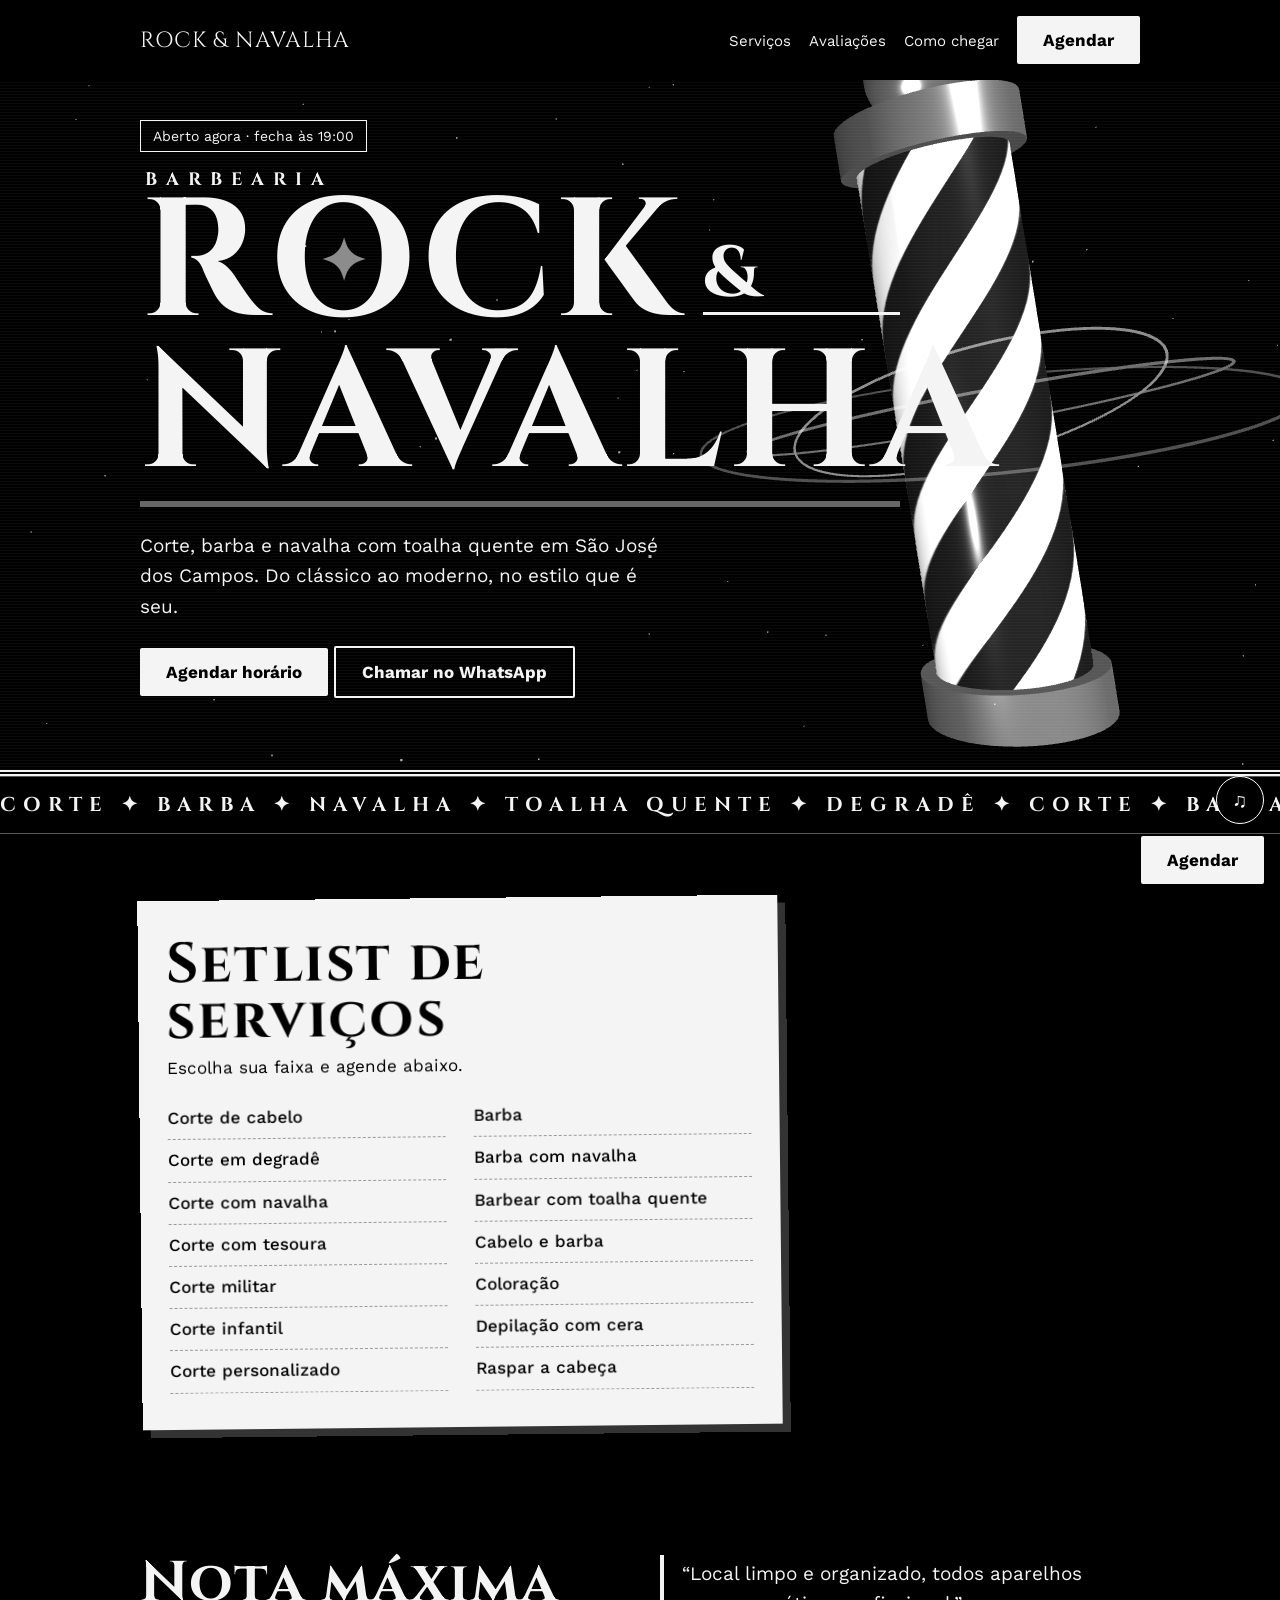
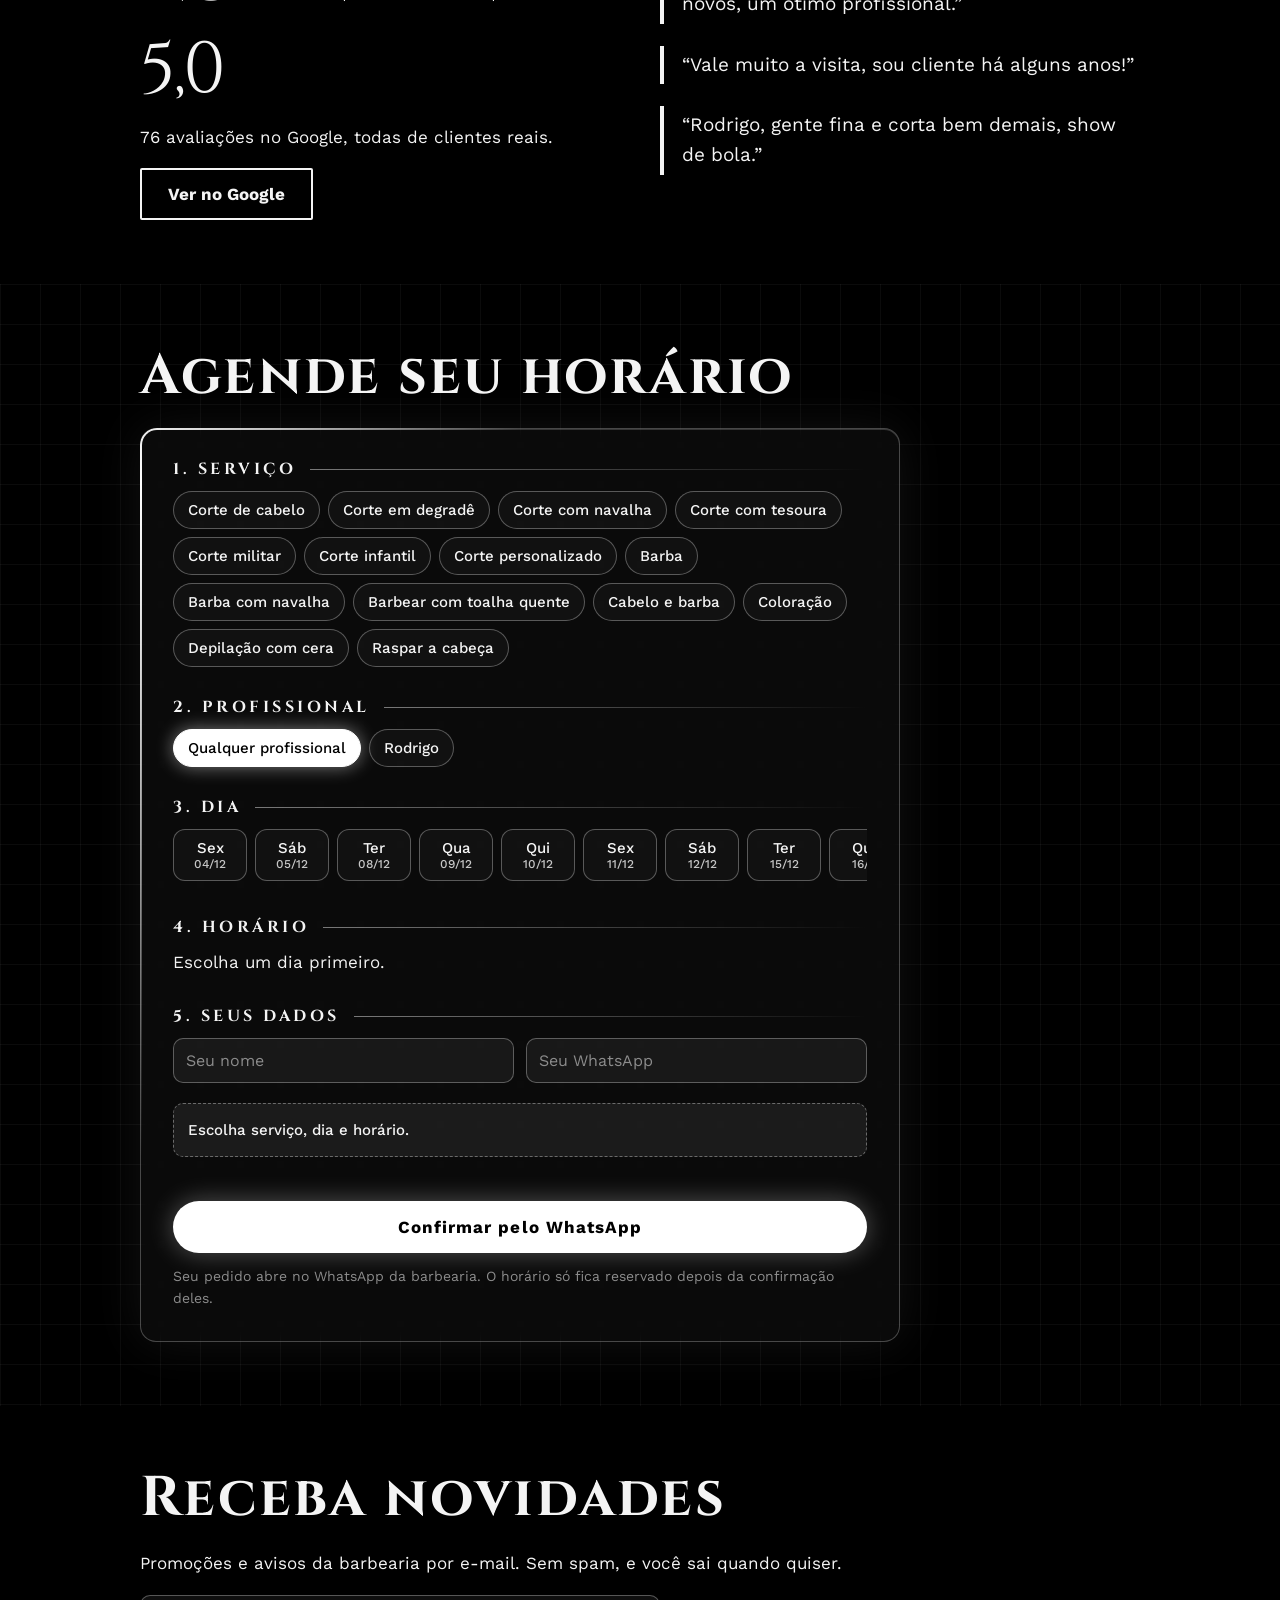
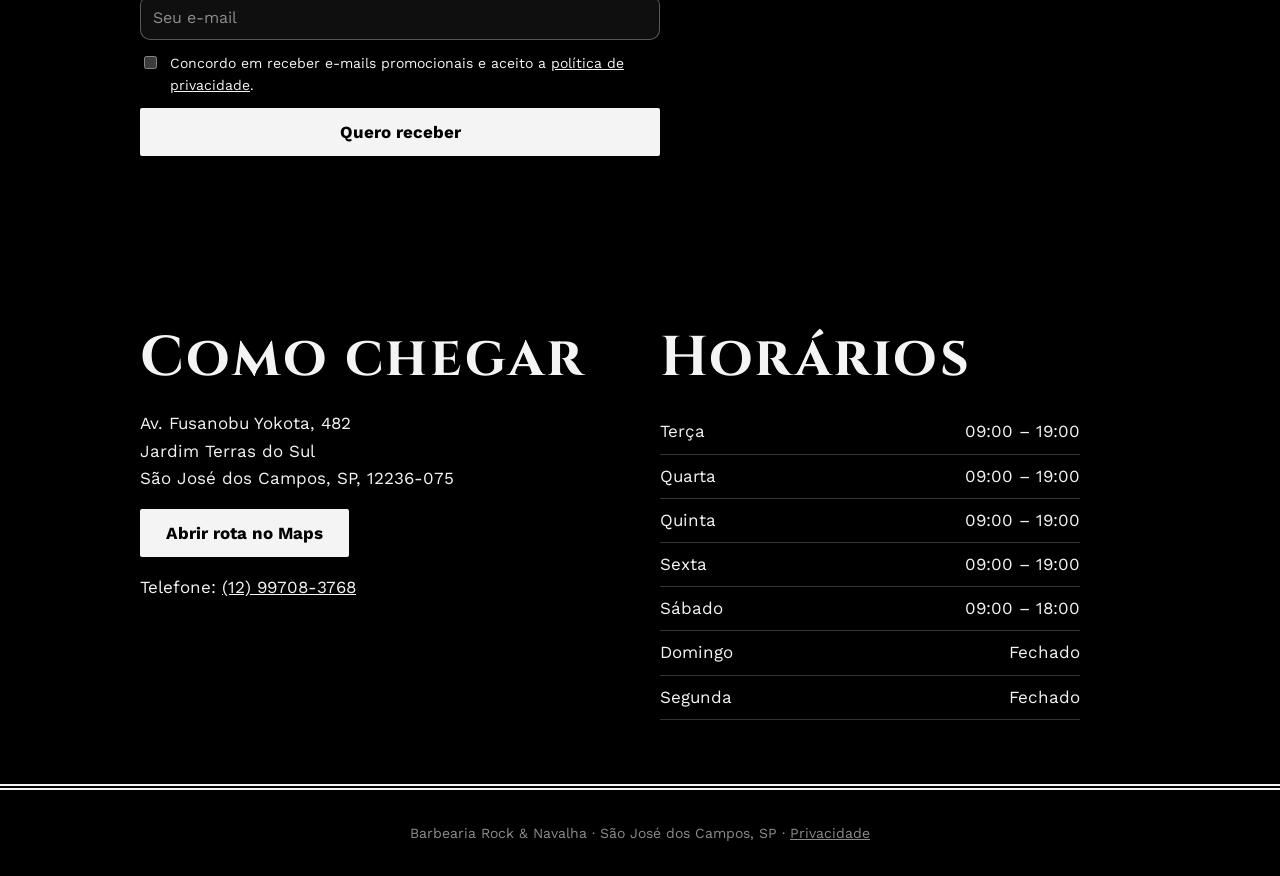
<file: index.html>
<!DOCTYPE html>
<html lang="pt-BR">
<head>
<meta charset="utf-8">
<meta name="viewport" content="width=device-width, initial-scale=1, viewport-fit=cover">
<title>Barbearia em São José dos Campos | Rock &amp; Navalha – Corte, Barba e Navalha</title>
<meta name="description" content="Barbearia Rock &amp; Navalha em São José dos Campos – SP: corte masculino, degradê, barba com navalha e toalha quente. Nota 5,0 no Google. Agende online.">
<meta name="robots" content="index,follow,max-image-preview:large">
<meta name="theme-color" content="#000000">
<meta name="geo.region" content="BR-SP"><meta name="geo.placename" content="São José dos Campos">
<link rel="canonical" href="https://miguelpellatiero.github.io/barbearia-rocknavalha/">
<meta property="og:type" content="website"><meta property="og:locale" content="pt_BR">
<meta property="og:site_name" content="Barbearia Rock &amp; Navalha">
<meta property="og:title" content="Barbearia em São José dos Campos | Rock &amp; Navalha – Corte, Barba e Navalha"><meta property="og:description" content="Barbearia Rock &amp; Navalha em São José dos Campos – SP: corte masculino, degradê, barba com navalha e toalha quente. Nota 5,0 no Google. Agende online.">
<meta property="og:url" content="https://miguelpellatiero.github.io/barbearia-rocknavalha/"><meta property="og:image" content="https://miguelpellatiero.github.io/barbearia-rocknavalha/assets/images/og-image.png">
<meta property="og:image:width" content="1200"><meta property="og:image:height" content="630">
<meta property="og:image:alt" content="Logo da Barbearia Rock &amp; Navalha">
<meta name="twitter:card" content="summary_large_image"><meta name="twitter:title" content="Barbearia em São José dos Campos | Rock &amp; Navalha – Corte, Barba e Navalha"><meta name="twitter:description" content="Barbearia Rock &amp; Navalha em São José dos Campos – SP: corte masculino, degradê, barba com navalha e toalha quente. Nota 5,0 no Google. Agende online."><meta name="twitter:image" content="https://miguelpellatiero.github.io/barbearia-rocknavalha/assets/images/og-image.png">
<link rel="icon" href="favicon.svg" type="image/svg+xml"><link rel="apple-touch-icon" href="assets/images/apple-touch-icon.png"><link rel="manifest" href="site.webmanifest">
<script type="application/ld+json">{"@context": "https://schema.org", "@type": "BarberShop", "@id": "https://miguelpellatiero.github.io/barbearia-rocknavalha/#barbearia", "name": "Barbearia Rock & Navalha", "url": "https://miguelpellatiero.github.io/barbearia-rocknavalha/", "image": "https://miguelpellatiero.github.io/barbearia-rocknavalha/assets/images/og-image.png", "logo": "https://miguelpellatiero.github.io/barbearia-rocknavalha/assets/images/icon-512.png", "telephone": "+5512997083768", "description": "Barbearia em São José dos Campos – SP com corte masculino, degradê, barba com navalha e toalha quente.", "address": {"@type": "PostalAddress", "streetAddress": "Av. Fusanobu Yokota, 482", "addressLocality": "São José dos Campos", "addressRegion": "SP", "postalCode": "12236-075", "addressCountry": "BR"}, "areaServed": "São José dos Campos", "aggregateRating": {"@type": "AggregateRating", "ratingValue": "5.0", "reviewCount": "76", "bestRating": "5"}, "openingHoursSpecification": [{"@type": "OpeningHoursSpecification", "dayOfWeek": ["Tuesday", "Wednesday", "Thursday", "Friday"], "opens": "09:00", "closes": "19:00"}, {"@type": "OpeningHoursSpecification", "dayOfWeek": "Saturday", "opens": "09:00", "closes": "18:00"}], "hasOfferCatalog": {"@type": "OfferCatalog", "name": "Serviços", "itemListElement": [{"@type": "Offer", "itemOffered": {"@type": "Service", "name": "Corte de cabelo"}}, {"@type": "Offer", "itemOffered": {"@type": "Service", "name": "Corte em degradê"}}, {"@type": "Offer", "itemOffered": {"@type": "Service", "name": "Corte com navalha"}}, {"@type": "Offer", "itemOffered": {"@type": "Service", "name": "Corte com tesoura"}}, {"@type": "Offer", "itemOffered": {"@type": "Service", "name": "Corte militar"}}, {"@type": "Offer", "itemOffered": {"@type": "Service", "name": "Corte infantil"}}, {"@type": "Offer", "itemOffered": {"@type": "Service", "name": "Corte personalizado"}}, {"@type": "Offer", "itemOffered": {"@type": "Service", "name": "Barba"}}, {"@type": "Offer", "itemOffered": {"@type": "Service", "name": "Barba com navalha"}}, {"@type": "Offer", "itemOffered": {"@type": "Service", "name": "Barbear com toalha quente"}}, {"@type": "Offer", "itemOffered": {"@type": "Service", "name": "Cabelo e barba"}}, {"@type": "Offer", "itemOffered": {"@type": "Service", "name": "Coloração"}}, {"@type": "Offer", "itemOffered": {"@type": "Service", "name": "Depilação com cera"}}, {"@type": "Offer", "itemOffered": {"@type": "Service", "name": "Raspar a cabeça"}}]}}</script>
<link rel="stylesheet" href="assets/css/fonts.css">
<link rel="stylesheet" href="assets/css/style.css">
</head>
<body>
<a class="skip" href="#conteudo">Pular para o conteúdo</a>
<div id="glow" aria-hidden="true"></div>
<header>
  <b>ROCK & NAVALHA</b>
  <nav><a href="#servicos">Serviços</a><a href="#avaliacoes">Avaliações</a><a href="#local">Como chegar</a><a class="btn" href="#agenda">Agendar</a></nav>
</header>

<main id="conteudo" tabindex="-1">
<section class="hero">
  <canvas id="gl" aria-hidden="true"></canvas>
  <div class="wrap">
    <noscript><p>Barbearia Rock &amp; Navalha · Av. Fusanobu Yokota, 482, São José dos Campos – SP · WhatsApp (12) 99708-3768</p></noscript>
    <div class="status" id="status">Verificando horário…</div>
    <h1 class="logo" aria-label="Barbearia Rock e Navalha">
      <span class="sm" style="display:block">Barbearia</span>
      <span class="row"><span class="big">R<span class="o">O</span>CK</span><span class="amp">&amp;<hr></span></span>
      <span class="row2"><span class="big">Navalha</span><span class="pole" aria-hidden="true"></span></span>
      <span class="bar" style="display:block"></span>
    </h1>
    <p>Corte, barba e navalha com toalha quente em São José dos Campos. Do clássico ao moderno, no estilo que é seu.</p>
    <a class="btn" href="#agenda">Agendar horário</a>
    <a class="btn ghost" href="https://wa.me/5512997083768" target="_blank" rel="noopener">Chamar no WhatsApp</a>
  </div>
</section>

<div class="ticker" aria-hidden="true"><div>Corte <b>✦</b> Barba <b>✦</b> Navalha <b>✦</b> Toalha quente <b>✦</b> Degradê <b>✦</b> Corte <b>✦</b> Barba <b>✦</b> Navalha <b>✦</b> Toalha quente <b>✦</b> Degradê <b>✦</b> Corte <b>✦</b> Barba <b>✦</b> Navalha <b>✦</b> Toalha quente <b>✦</b> Degradê <b>✦</b> Corte <b>✦</b> Barba <b>✦</b> Navalha <b>✦</b> Toalha quente <b>✦</b> Degradê <b>✦</b> Corte <b>✦</b> Barba <b>✦</b> Navalha <b>✦</b> Toalha quente <b>✦</b> Degradê <b>✦</b> Corte <b>✦</b> Barba <b>✦</b> Navalha <b>✦</b> Toalha quente <b>✦</b> Degradê <b>✦</b> </div></div>

<section id="servicos">
  <div class="wrap">
    <div class="setlist">
      <h2>Setlist de serviços</h2>
      <div>Escolha sua faixa e agende abaixo.</div>
      <ol id="lista"></ol>
    </div>
  </div>
</section>

<section id="avaliacoes">
  <div class="wrap split">
    <div>
      <h2>Nota máxima</h2>
      <div class="score">5,0</div>
      <p>76 avaliações no Google, todas de clientes reais.</p>
      <a class="btn ghost" href="https://www.google.com/search?q=barbearia+rock+navalha+s%C3%A3o+jos%C3%A9+dos+campos" target="_blank" rel="noopener">Ver no Google</a>
    </div>
    <div>
      <blockquote class="rev" style="margin-left:0"><p>“Local limpo e organizado, todos aparelhos novos, um ótimo profissional.”</p></blockquote>
      <blockquote class="rev" style="margin-left:0"><p>“Vale muito a visita, sou cliente há alguns anos!”</p></blockquote>
      <blockquote class="rev" style="margin-left:0"><p>“Rodrigo, gente fina e corta bem demais, show de bola.”</p></blockquote>
    </div>
  </div>
</section>

<section id="agenda">
  <div class="wrap">
    <h2>Agende seu horário</h2>
    <div class="panel">
      <h3>1. Serviço</h3>
      <div class="opts" id="o-serv"></div>
      <h3>2. Profissional</h3>
      <div class="opts" id="o-prof"></div>
      <h3>3. Dia</h3>
      <div class="days" id="o-dia"></div>
      <h3>4. Horário</h3>
      <div class="opts" id="o-hora"></div>
      <h3>5. Seus dados</h3>
      <div class="field">
        <input id="nome" placeholder="Seu nome" autocomplete="name" aria-label="Seu nome">
        <input id="tel" placeholder="Seu WhatsApp" inputmode="tel" autocomplete="tel" aria-label="Seu WhatsApp">
      </div>
      <div class="sum" id="resumo">Escolha serviço, dia e horário.</div>
      <p class="err" id="erro" role="alert"></p>
      <button class="btn" id="enviar" type="button">Confirmar pelo WhatsApp</button>
      <p style="font-size:14px;margin:12px 0 0">Seu pedido abre no WhatsApp da barbearia. O horário só fica reservado depois da confirmação deles.</p>
    </div>
  </div>
</section>

<section id="local">
  <div class="wrap split">
    <div>
      <h2>Como chegar</h2>
      <p>Av. Fusanobu Yokota, 482<br>Jardim Terras do Sul<br>São José dos Campos, SP, 12236-075</p>
      <p><a class="btn" href="https://www.google.com/maps/search/?api=1&query=Barbearia+Rock+Navalha+Av.+Fusanobu+Yokota+482+S%C3%A3o+Jos%C3%A9+dos+Campos" target="_blank" rel="noopener">Abrir rota no Maps</a></p>
      <p>Telefone: <a href="tel:+5512997083768">(12) 99708-3768</a></p>
    </div>
    <div>
      <h2>Horários</h2>
      <table class="hours" id="horarios"></table>
    </div>
  </div>
</section>
</main>

<footer><div class="wrap">Barbearia Rock & Navalha · São José dos Campos, SP</div></footer>
<a class="btn fab" href="#agenda">Agendar</a>

<script src="assets/js/vendor/three.min.js" defer></script>
<script src="assets/js/app.js" defer></script>
<script src="assets/js/vendor/supabase.js" defer></script>
<script src="assets/js/config.js" defer></script>
<script src="assets/js/backend.js" defer></script>
<script src="assets/js/music.js" defer></script>
</body>
</html>
</file>
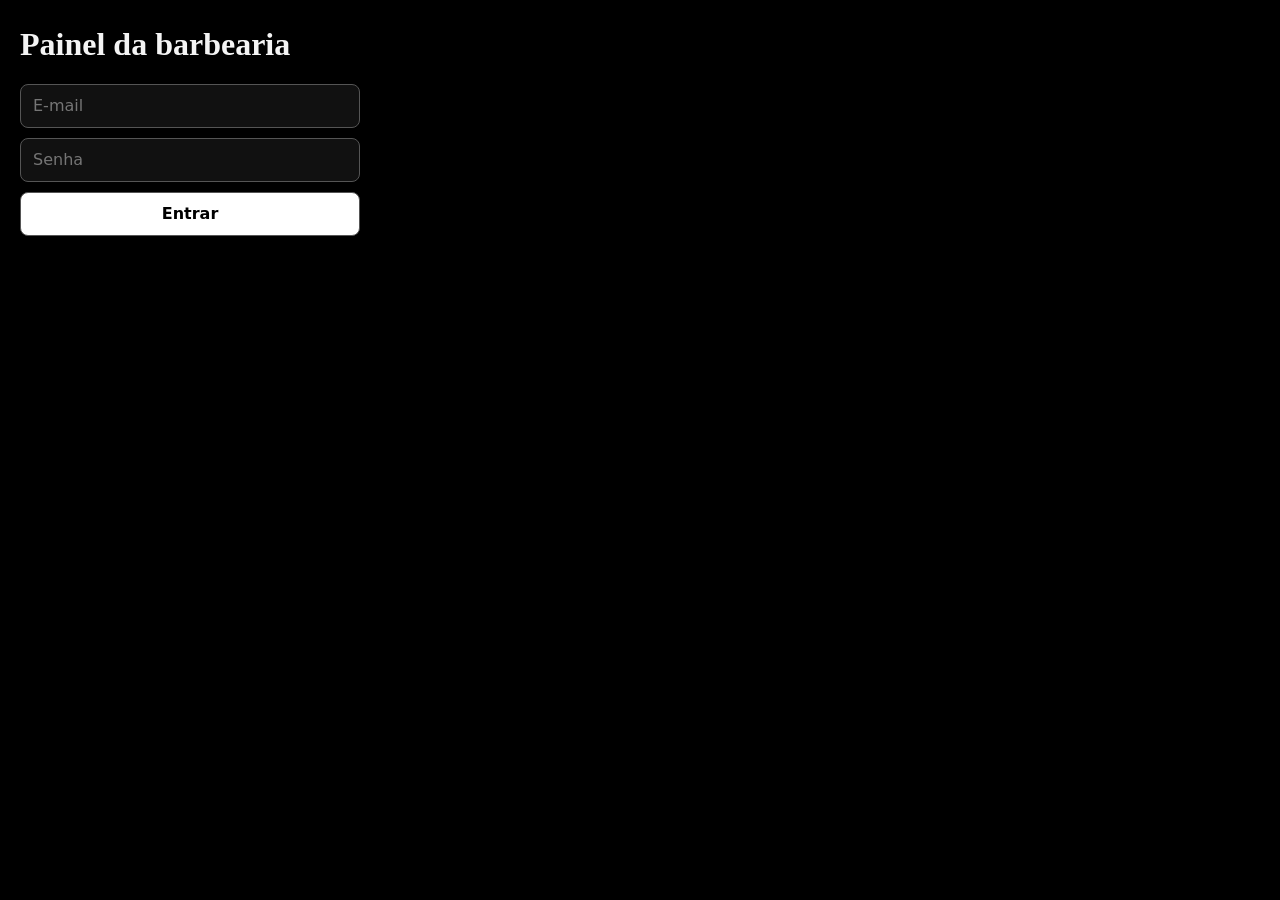
<file: admin.html>
<!DOCTYPE html><html lang="pt-BR"><head><meta charset="utf-8"><meta name="viewport" content="width=device-width,initial-scale=1"><meta name="robots" content="noindex,nofollow"><title>Painel | Rock &amp; Navalha</title>
<style>
body{margin:0;background:#000;color:#f4f4f4;font:16px/1.5 system-ui,sans-serif;padding:20px}
h1{font-family:Cinzel,Georgia,serif;margin:0 0 16px}
input,button{font:inherit;padding:9px 12px;border-radius:8px;border:1px solid #555;background:#111;color:#fff}
button{cursor:pointer}button.on,#lf button{background:#fff;color:#000;font-weight:700}button.del{border-color:#a33;color:#f99}
#lf{display:grid;gap:10px;max-width:340px}
nav{display:flex;gap:6px;flex-wrap:wrap;margin-bottom:16px}
.sc{overflow-x:auto}table{border-collapse:collapse}td,th{padding:4px;text-align:left}td input:not([type=checkbox]){width:100%;min-width:90px}
.card{border:1px solid #444;border-radius:10px;padding:12px;margin-bottom:10px}a{color:#fff}
#toast{position:fixed;left:50%;bottom:20px;transform:translateX(-50%);background:#fff;color:#000;padding:10px 18px;border-radius:99px;opacity:0;transition:opacity .2s}#toast.on{opacity:1}
</style></head><body>
<main id="login"><h1>Painel da barbearia</h1><form id="lf"><input id="em" type="email" placeholder="E-mail" required autocomplete="username"><input id="pw" type="password" placeholder="Senha" required autocomplete="current-password"><button>Entrar</button><p id="lm" role="alert"></p></form></main>
<main id="app" hidden><h1>Painel</h1>
<nav><button data-t="agenda">Agenda</button><button data-t="servicos">Serviços e preços</button><button data-t="pacote">Pacote</button><button data-t="barbeiros">Barbeiros</button><button data-t="horarios">Horários</button><button data-t="inscritos">Inscritos</button><button id="out">Sair</button></nav>
<section id="v"></section></main><div id="toast" role="status"></div>
<script src="assets/js/vendor/supabase.js"></script><script src="assets/js/config.js"></script>
<script>
var sb=supabase.createClient(RN_CONFIG.url,RN_CONFIG.key),V=document.getElementById("v");
function $(i){return document.getElementById(i)}
function esc(t){return String(t).replace(/[&<>"]/g,function(c){return{"&":"&amp;","<":"&lt;",">":"&gt;",'"':"&quot;"}[c]})}
function brl(c){return c==null?"":(c/100).toFixed(2).replace(".",",")}
function cents(s){s=s.trim();return s===""?null:Math.round(parseFloat(s.replace(",","."))*100)}
function msg(t){var m=$("toast");m.textContent=t;m.className="on";setTimeout(function(){m.className=""},2500)}
var TABS={
 servicos:{table:"services",order:"sort",add:1,cols:[["name","Serviço","text"],["price_cents","Preço (R$)","money"],["sort","Ordem","int"],["active","Ativo","bool"]]},
 pacote:{table:"plans",order:"name",add:1,cols:[["name","Nome","text"],["price_cents","Preço (R$)","money"],["details","Detalhes","text"],["active","Ativo","bool"]]},
 barbeiros:{table:"barbers",order:"name",add:1,cols:[["name","Nome","text"],["active","Ativo","bool"]]},
 horarios:{table:"hours",order:"weekday",pk:"weekday",nodel:1,cols:[["weekday","Dia (0=dom ... 6=sáb)","ro"],["opens","Abre (vazio = fechado)","time"],["closes","Fecha","time"]]}};
function grid(t){var T=TABS[t],pk=T.pk||"id";sb.from(T.table).select("*").order(T.order).then(function(r){
 var rows=(r.data||[]).slice();if(T.add)rows.push({});
 var tb=document.createElement("table");tb.innerHTML="<tr>"+T.cols.map(function(c){return"<th>"+c[1]+"</th>"}).join("")+"<th></th></tr>";
 rows.forEach(function(row){var tr=document.createElement("tr"),ins=[],isNew=row[pk]===undefined;
  T.cols.forEach(function(c){var td=document.createElement("td"),i=document.createElement("input"),ty=c[2],v=row[c[0]];
   if(ty==="bool"){i.type="checkbox";i.checked=isNew?true:!!v}
   else if(ty==="time"){i.type="time";i.value=v?v.slice(0,5):""}
   else{i.value=ty==="money"?brl(v):(v==null?"":v);if(ty==="ro")i.readOnly=true}
   td.appendChild(i);tr.appendChild(td);ins.push([c,i])});
  var td=document.createElement("td"),sv=document.createElement("button");sv.textContent=isNew?"Adicionar":"Salvar";
  sv.onclick=function(){var o={};ins.forEach(function(p){var ty=p[0][2],i=p[1];if(ty==="ro")return;
    o[p[0][0]]=ty==="bool"?i.checked:ty==="money"?cents(i.value):ty==="time"?(i.value||null):ty==="int"?(parseInt(i.value,10)||0):i.value.trim()});
   var q=isNew?sb.from(T.table).insert(o):sb.from(T.table).update(o).eq(pk,row[pk]);
   q.then(function(x){if(x.error)msg("Erro: "+x.error.message);else{msg("Salvo");grid(t)}})};
  td.appendChild(sv);
  if(!isNew&&!T.nodel){var d=document.createElement("button");d.textContent="Excluir";d.className="del";
   d.onclick=function(){if(confirm("Excluir este item?"))sb.from(T.table).delete().eq(pk,row[pk]).then(function(x){x.error?msg("Erro: "+x.error.message):grid(t)})};td.appendChild(d)}
  tr.appendChild(td);tb.appendChild(tr)});
 V.innerHTML="";var w=document.createElement("div");w.className="sc";w.appendChild(tb);V.appendChild(w)})}
function agenda(){sb.from("appointments").select("id,service_name,starts_at,name,phone,barbers(name)").gte("starts_at",new Date(Date.now()-864e5).toISOString()).order("starts_at").then(function(r){
 var rows=r.data||[];V.innerHTML=rows.length?"":"<p>Nenhum agendamento.</p>";
 rows.forEach(function(a){var d=document.createElement("div"),p=a.phone.replace(/\D/g,"");if(p.length<=11)p="55"+p;d.className="card";
  var dt=new Date(a.starts_at).toLocaleString("pt-BR",{timeZone:"America/Sao_Paulo",weekday:"short",day:"2-digit",month:"2-digit",hour:"2-digit",minute:"2-digit"});
  d.innerHTML="<b>"+dt+"</b> · "+esc(a.service_name)+" · "+esc(a.barbers?a.barbers.name:"—")+"<br>"+esc(a.name)+" · <a href='https://wa.me/"+p+"' target='_blank' rel='noopener'>"+esc(a.phone)+"</a> ";
  var b=document.createElement("button");b.className="del";b.textContent="Cancelar";
  b.onclick=function(){if(confirm("Cancelar e apagar este agendamento?"))sb.from("appointments").delete().eq("id",a.id).then(agenda)};
  d.appendChild(b);V.appendChild(d)})})}
function subs(){sb.from("subscribers").select("id,email,consent_at,token").order("consent_at",{ascending:false}).then(function(r){
 var rows=r.data||[];V.innerHTML="<p>"+rows.length+" inscrito(s) <button id='csv'>Exportar CSV</button></p>";
 rows.forEach(function(s){var d=document.createElement("div");d.className="card";d.innerHTML=esc(s.email)+" · "+new Date(s.consent_at).toLocaleDateString("pt-BR")+" ";
  var b=document.createElement("button");b.className="del";b.textContent="Excluir";b.onclick=function(){if(confirm("Excluir este e-mail?"))sb.from("subscribers").delete().eq("id",s.id).then(subs)};d.appendChild(b);V.appendChild(d)});
 $("csv").onclick=function(){var base=location.origin+location.pathname.replace(/[^\/]*$/,"");
  var c="email,consentimento,link_descadastrar\n"+rows.map(function(s){return s.email+","+s.consent_at+","+base+"descadastrar.html?t="+s.token}).join("\n");
  var a=document.createElement("a");a.href=URL.createObjectURL(new Blob([c],{type:"text/csv"}));a.download="inscritos.csv";a.click()}})}
function show(t){document.querySelectorAll("nav button[data-t]").forEach(function(b){b.className=b.dataset.t===t?"on":""});V.textContent="Carregando…";t==="agenda"?agenda():t==="inscritos"?subs():grid(t)}
document.querySelectorAll("nav button[data-t]").forEach(function(b){b.onclick=function(){show(b.dataset.t)}});
function init(){sb.auth.getSession().then(function(s){if(!s.data.session)return;sb.from("admins").select("user_id").maybeSingle().then(function(r){
 if(!r.data){sb.auth.signOut();$("lm").textContent="Esta conta não tem permissão de administrador.";return}
 $("login").hidden=true;$("app").hidden=false;show("agenda")})})}
$("lf").onsubmit=function(e){e.preventDefault();sb.auth.signInWithPassword({email:$("em").value,password:$("pw").value}).then(function(r){if(r.error){$("lm").textContent="E-mail ou senha incorretos.";return}init()})};
$("out").onclick=function(){sb.auth.signOut().then(function(){location.reload()})};
init();
</script></body></html>
</file>
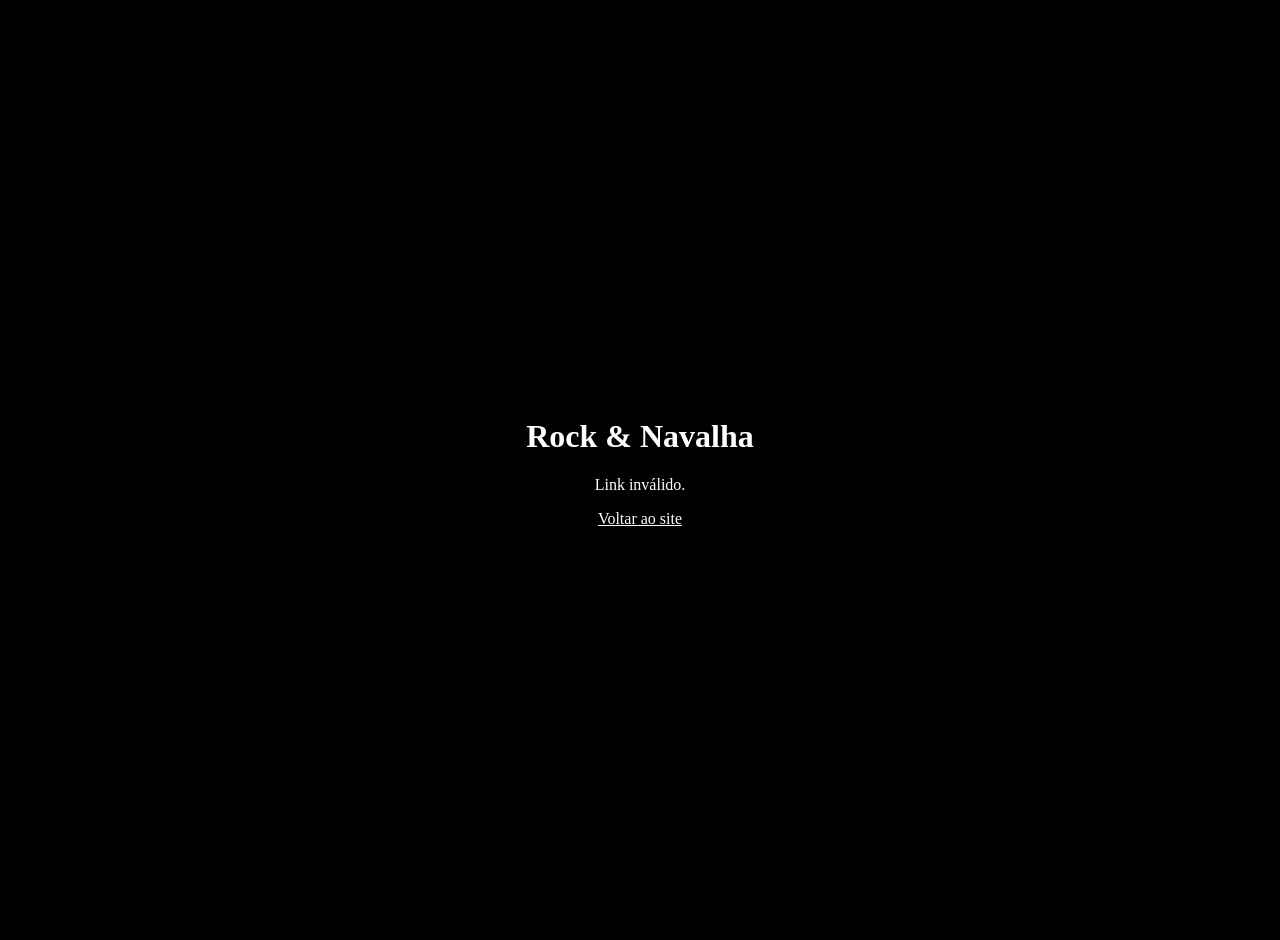
<file: descadastrar.html>
<!DOCTYPE html><html lang="pt-BR"><head><meta charset="utf-8"><meta name="viewport" content="width=device-width,initial-scale=1"><meta name="robots" content="noindex"><title>Descadastrar | Rock &amp; Navalha</title><style>body{margin:0;min-height:100vh;display:grid;place-items:center;background:#000;color:#fff;font-family:Georgia,serif;text-align:center;padding:20px}a{color:#fff}</style></head><body><div><h1>Rock &amp; Navalha</h1><p id="m">Processando…</p><p><a href="./">Voltar ao site</a></p></div>
<script src="assets/js/vendor/supabase.js"></script><script src="assets/js/config.js"></script>
<script>var t=new URLSearchParams(location.search).get("t"),m=document.getElementById("m");
if(!t||!/^[0-9a-f-]{36}$/i.test(t))m.textContent="Link inválido.";
else supabase.createClient(RN_CONFIG.url,RN_CONFIG.key,{auth:{persistSession:false}}).rpc("unsubscribe",{p_token:t}).then(function(r){m.textContent=r.error?"Não foi possível concluir. Fale com a gente pelo WhatsApp.":"Pronto: seu e-mail foi removido da nossa lista e apagado."})</script></body></html>
</file>
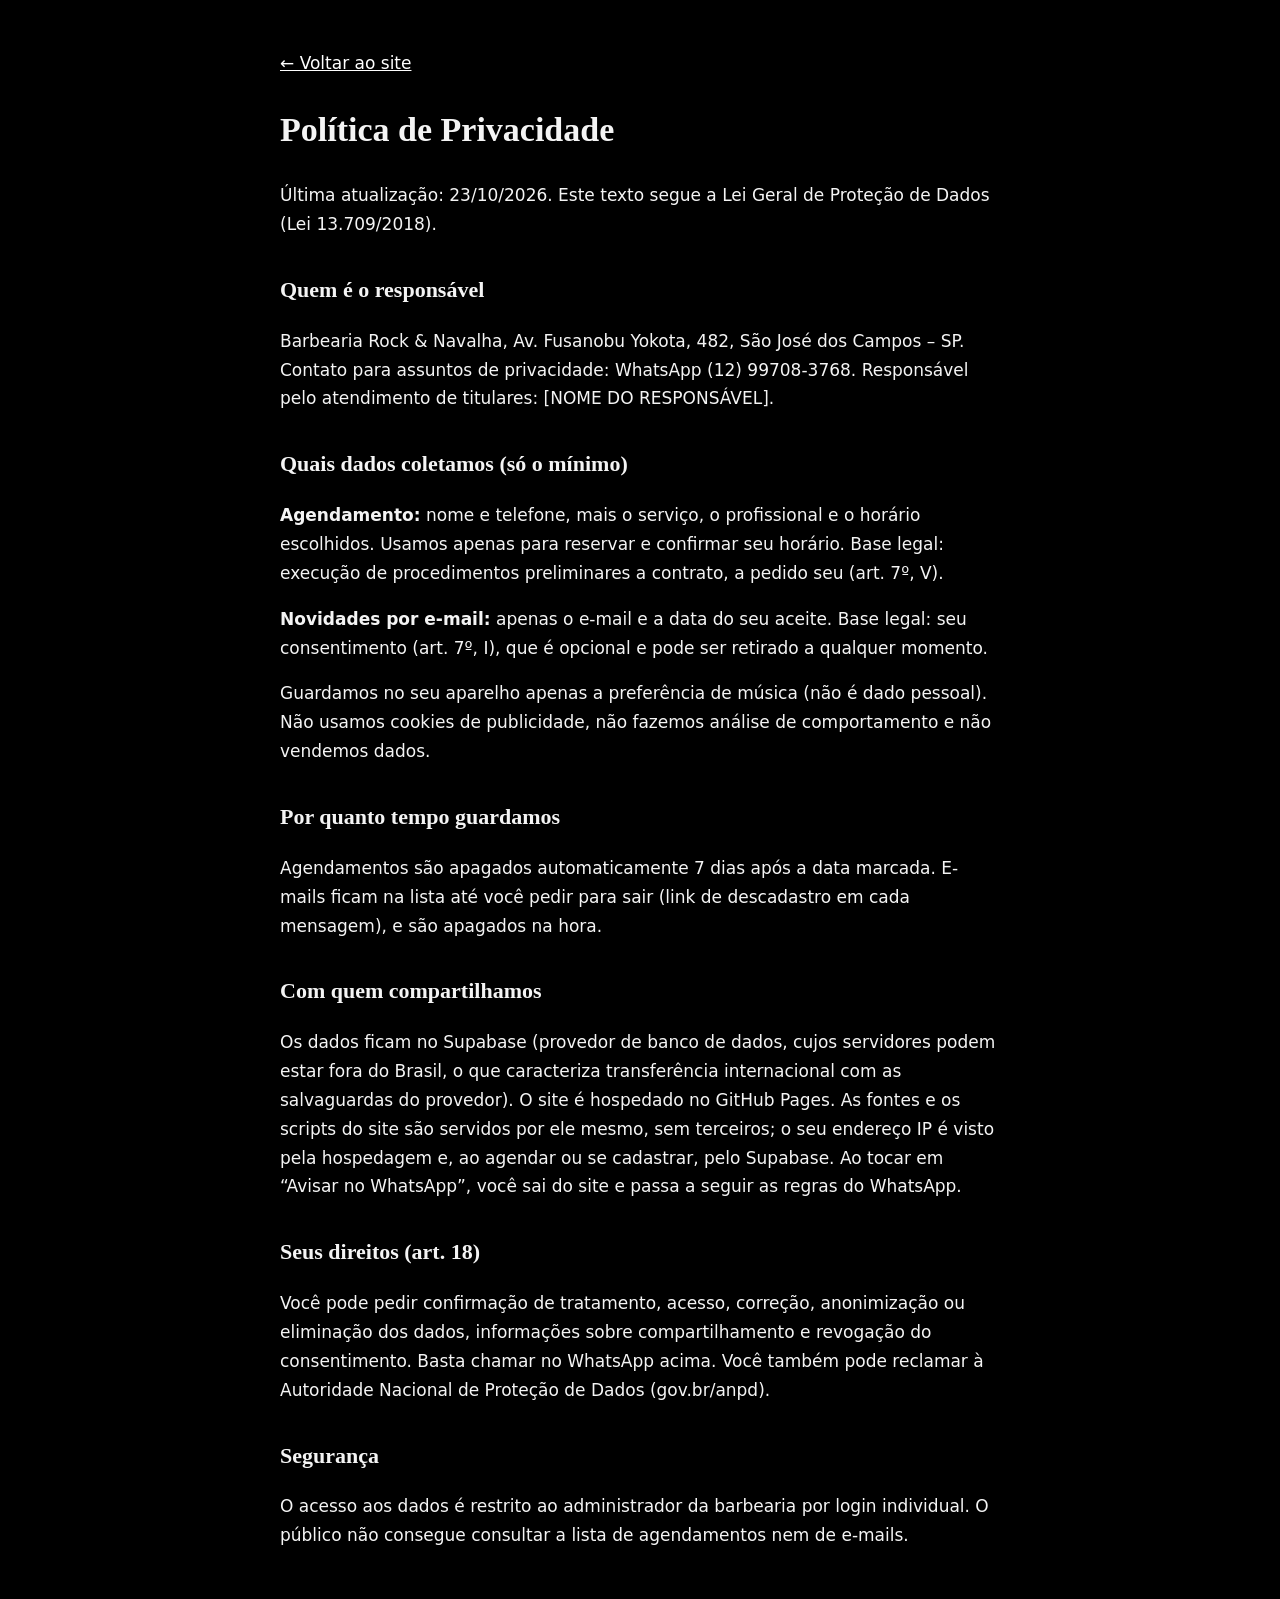
<file: privacidade.html>
<!DOCTYPE html><html lang="pt-BR"><head><meta charset="utf-8"><meta name="viewport" content="width=device-width,initial-scale=1"><title>Política de Privacidade | Rock &amp; Navalha</title><meta name="description" content="Como a Barbearia Rock & Navalha trata seus dados pessoais (LGPD)."><link rel="canonical" href="https://miguelpellatiero.github.io/barbearia-rocknavalha/privacidade.html">
<style>body{margin:0;background:#000;color:#f4f4f4;font:17px/1.7 system-ui,sans-serif}main{max-width:720px;margin:0 auto;padding:32px 20px}h1,h2{font-family:Cinzel,Georgia,serif}h2{font-size:22px;margin-top:32px}a{color:#fff}</style></head><body><main>
<p><a href="./">← Voltar ao site</a></p>
<h1>Política de Privacidade</h1><p>Última atualização: 23/10/2026. Este texto segue a Lei Geral de Proteção de Dados (Lei 13.709/2018).</p>
<h2>Quem é o responsável</h2><p>Barbearia Rock &amp; Navalha, Av. Fusanobu Yokota, 482, São José dos Campos – SP. Contato para assuntos de privacidade: WhatsApp (12) 99708-3768. Responsável pelo atendimento de titulares: [NOME DO RESPONSÁVEL].</p>
<h2>Quais dados coletamos (só o mínimo)</h2>
<p><b>Agendamento:</b> nome e telefone, mais o serviço, o profissional e o horário escolhidos. Usamos apenas para reservar e confirmar seu horário. Base legal: execução de procedimentos preliminares a contrato, a pedido seu (art. 7º, V).</p>
<p><b>Novidades por e-mail:</b> apenas o e-mail e a data do seu aceite. Base legal: seu consentimento (art. 7º, I), que é opcional e pode ser retirado a qualquer momento.</p>
<p>Guardamos no seu aparelho apenas a preferência de música (não é dado pessoal). Não usamos cookies de publicidade, não fazemos análise de comportamento e não vendemos dados.</p>
<h2>Por quanto tempo guardamos</h2><p>Agendamentos são apagados automaticamente 7 dias após a data marcada. E-mails ficam na lista até você pedir para sair (link de descadastro em cada mensagem), e são apagados na hora.</p>
<h2>Com quem compartilhamos</h2><p>Os dados ficam no Supabase (provedor de banco de dados, cujos servidores podem estar fora do Brasil, o que caracteriza transferência internacional com as salvaguardas do provedor). O site é hospedado no GitHub Pages. As fontes e os scripts do site são servidos por ele mesmo, sem terceiros; o seu endereço IP é visto pela hospedagem e, ao agendar ou se cadastrar, pelo Supabase. Ao tocar em “Avisar no WhatsApp”, você sai do site e passa a seguir as regras do WhatsApp.</p>
<h2>Seus direitos (art. 18)</h2><p>Você pode pedir confirmação de tratamento, acesso, correção, anonimização ou eliminação dos dados, informações sobre compartilhamento e revogação do consentimento. Basta chamar no WhatsApp acima. Você também pode reclamar à Autoridade Nacional de Proteção de Dados (gov.br/anpd).</p>
<h2>Segurança</h2><p>O acesso aos dados é restrito ao administrador da barbearia por login individual. O público não consegue consultar a lista de agendamentos nem de e-mails.</p>
</main></body></html>
</file>
<file: assets/css/fonts.css>
@font-face{font-family:"Cinzel";font-style:normal;font-weight:400;font-display:swap;src:url("../fonts/cinzel-latin-400-normal.woff2") format("woff2")}
@font-face{font-family:"Cinzel";font-style:normal;font-weight:700;font-display:swap;src:url("../fonts/cinzel-latin-700-normal.woff2") format("woff2")}
@font-face{font-family:"Cinzel";font-style:normal;font-weight:900;font-display:swap;src:url("../fonts/cinzel-latin-900-normal.woff2") format("woff2")}
@font-face{font-family:"Work Sans";font-style:normal;font-weight:400;font-display:swap;src:url("../fonts/work-sans-latin-400-normal.woff2") format("woff2")}
@font-face{font-family:"Work Sans";font-style:normal;font-weight:500;font-display:swap;src:url("../fonts/work-sans-latin-500-normal.woff2") format("woff2")}
@font-face{font-family:"Work Sans";font-style:normal;font-weight:700;font-display:swap;src:url("../fonts/work-sans-latin-700-normal.woff2") format("woff2")}
</file>
<file: assets/css/style.css>
:root{--oxb:#000;--oxb2:#0e0e0e;--bone:#f4f4f4;--steel:#8c8c8c;--brass:#f4f4f4;--ink:#000;color-scheme:dark;box-sizing:border-box;padding-top:env(safe-area-inset-top,0px);padding-bottom:env(safe-area-inset-bottom,0px)}
*,*::before,*::after{box-sizing:inherit}
html{scroll-behavior:smooth;scroll-padding-top:env(safe-area-inset-top,0px)}
body{margin:0;background:var(--oxb);color:var(--bone);font:400 17px/1.6 "Work Sans",system-ui,sans-serif}
a{color:inherit}
.wrap{max-width:1040px;margin:0 auto;padding:0 20px}
h1,h2,h3{font-family:Cinzel,'Trajan Pro',Georgia,serif;font-weight:700;letter-spacing:.04em;line-height:1;margin:0}
h2{font-size:clamp(34px,6vw,56px);margin-bottom:24px}
section{padding:64px 0}
.btn{display:inline-block;background:var(--brass);color:var(--ink);font-weight:700;padding:14px 26px;border:0;border-radius:2px;text-decoration:none;cursor:pointer;font:700 17px "Work Sans",sans-serif}
.btn.ghost{background:transparent;color:var(--bone);border:2px solid var(--bone)}
.btn:focus-visible,input:focus-visible,select:focus-visible,.slot:focus-visible{outline:3px solid var(--bone);outline-offset:2px}
header{display:flex;justify-content:space-between;align-items:center;padding:16px 20px;max-width:1040px;margin:0 auto;gap:12px}
header b{font:400 22px Cinzel,'Trajan Pro',Georgia,serif;letter-spacing:.04em}
header nav a{margin-left:18px;text-decoration:none;font-size:15px}
@media(max-width:640px){header nav a:not(.btn){display:none}}
.hero{padding:40px 0 72px;border-bottom:6px double var(--brass)}
.logo{font-family:Cinzel,'Trajan Pro',Georgia,serif;font-weight:700;text-transform:uppercase;line-height:.9;margin:0 0 8px;max-width:760px}
.logo .sm{font-size:clamp(12px,2.4vw,18px);letter-spacing:.5em;margin-left:.3em}
.logo .big{display:block;font-size:clamp(56px,16vw,168px);letter-spacing:.02em}
.logo .o{position:relative;display:inline-block}
.logo .o::after{content:"\2726";position:absolute;inset:0;display:grid;place-items:center;font-size:.34em;color:var(--steel)}
.logo .row{display:flex;align-items:flex-end;gap:2.5%}
.logo .amp{font-size:clamp(28px,7vw,72px);padding-bottom:.35em;flex:1;min-width:80px}
.logo .amp hr{border:0;border-top:3px solid var(--bone);margin:4px 0 0}
.logo .bar{height:6px;background:#666;margin-top:10px}
.pole{width:20px;height:clamp(70px,16vw,150px);border-radius:10px;border:2px solid #aaa;background:repeating-linear-gradient(45deg,#fff 0 7px,#555 7px 14px);flex:none;align-self:center}
.logo .row2{display:flex;align-items:center;gap:3%}
.hero p{max-width:520px;font-size:19px;margin:24px 0}
.status{display:inline-block;border:1px solid var(--steel);padding:4px 12px;font-size:14px;color:var(--steel);margin-bottom:20px}
.status.open{border-color:var(--brass);color:var(--brass)}
.setlist{background:var(--bone);color:var(--ink);padding:36px 28px;max-width:640px;transform:rotate(-.6deg);box-shadow:8px 8px 0 #333}
.setlist h2{color:var(--oxb);margin-bottom:6px}
.setlist ol{list-style:none;padding:0;margin:16px 0 0;columns:2;column-gap:28px}
.setlist li{padding:7px 0;border-bottom:1px dashed #999;break-inside:avoid;font-weight:500}
@media(max-width:560px){.setlist ol{columns:1}}
.split{display:grid;grid-template-columns:1fr 1fr;gap:40px}
@media(max-width:800px){.split{grid-template-columns:1fr}}
.rev{border-left:4px solid var(--brass);padding:4px 0 4px 18px;margin:0 0 22px}
.rev p{margin:0;font-size:19px}.rev cite{color:var(--steel);font-size:14px;font-style:normal}
.score{font:400 72px Cinzel,'Trajan Pro',Georgia,serif;color:var(--brass);line-height:1}
#agenda{background:var(--oxb2)}
.panel{background:var(--bone);color:var(--ink);padding:28px;border-radius:2px;max-width:760px}
.panel h3{font-size:24px;margin:22px 0 10px;color:var(--oxb)}
.panel h3:first-child{margin-top:0}
.opts{display:flex;flex-wrap:wrap;gap:8px}
.chip,.slot{border:2px solid var(--ink);background:transparent;color:var(--ink);padding:9px 14px;font:500 15px "Work Sans",sans-serif;cursor:pointer;border-radius:2px}
.chip[aria-pressed=true],.slot[aria-pressed=true]{background:var(--oxb);border-color:var(--oxb);color:var(--bone)}
.slot:disabled{opacity:.35;cursor:not-allowed;text-decoration:line-through}
.days{display:flex;gap:8px;overflow-x:auto;padding-bottom:6px}
.days .chip{min-width:74px;text-align:center;flex:0 0 auto}
.days .chip small{display:block;font-size:12px;opacity:.8}
.field{display:grid;gap:12px;grid-template-columns:1fr 1fr}
@media(max-width:560px){.field{grid-template-columns:1fr}}
input{width:100%;padding:12px;border:2px solid var(--ink);background:#fff;color:var(--ink);font:400 16px "Work Sans",sans-serif;border-radius:2px}
.sum{margin-top:20px;padding:14px;background:#e2e2e2;font-size:15px}
.err{color:#9b1c1c;font-weight:500;min-height:1.5em;margin:10px 0 0}
.hours{width:100%;border-collapse:collapse;max-width:420px}
.hours td{padding:8px 0;border-bottom:1px solid #333}
.hours td:last-child{text-align:right}
footer{padding:32px 0;text-align:center;color:var(--steel);font-size:14px;border-top:6px double var(--brass)}
.fab{position:fixed;right:16px;bottom:calc(16px + env(safe-area-inset-bottom,0px));z-index:5;box-shadow:0 4px 12px rgba(0,0,0,.4)}
@media(prefers-reduced-motion:reduce){html{scroll-behavior:auto}}

/* Agenda futurista */
#agenda{background-color:#000;background-image:linear-gradient(rgba(255,255,255,.045) 1px,transparent 1px),linear-gradient(90deg,rgba(255,255,255,.045) 1px,transparent 1px);background-size:40px 40px}
.panel{background:rgba(255,255,255,.04);color:var(--bone);border:1px solid rgba(255,255,255,.25);border-radius:16px;padding:32px;backdrop-filter:blur(8px);box-shadow:0 0 50px rgba(255,255,255,.07),inset 0 1px 0 rgba(255,255,255,.18)}
.panel h3{color:var(--bone);font-size:16px;letter-spacing:.22em;text-transform:uppercase;display:flex;align-items:center;gap:14px;margin:32px 0 14px}
.panel h3:first-child{margin-top:0}
.panel h3::after{content:"";flex:1;height:1px;background:linear-gradient(90deg,rgba(255,255,255,.45),transparent)}
.chip,.slot{border:1px solid rgba(255,255,255,.3);color:var(--bone);background:rgba(255,255,255,.03);border-radius:999px;transition:box-shadow .15s,border-color .15s,background .15s}
.chip:hover,.slot:hover:not(:disabled){border-color:#fff;box-shadow:0 0 12px rgba(255,255,255,.25)}
.chip[aria-pressed=true],.slot[aria-pressed=true]{background:#fff;color:#000;border-color:#fff;box-shadow:0 0 18px rgba(255,255,255,.45)}
.slot{border-radius:8px;min-width:72px;font-variant-numeric:tabular-nums}
.days .chip{border-radius:12px}
input{background:rgba(255,255,255,.06);color:#fff;border:1px solid rgba(255,255,255,.3);border-radius:10px}
input::placeholder{color:#8c8c8c}
.sum{background:rgba(255,255,255,.07);border:1px dashed rgba(255,255,255,.35);border-radius:10px;font-weight:500}
.err{color:#ff9a9a}
#enviar{width:100%;border-radius:999px;padding:16px;margin-top:8px;background:#fff;letter-spacing:.06em;box-shadow:0 0 26px rgba(255,255,255,.3)}
.panel p:last-child{color:var(--steel)}

/* ===== Modo 3D / animações ===== */
@property --a{syntax:'<angle>';initial-value:0deg;inherits:false}
.hero{position:relative;overflow:hidden}
.hero .wrap{position:relative;z-index:2}
#gl{position:absolute;inset:0;width:100%;height:100%;z-index:0}
.hero::after{content:"";position:absolute;inset:0;z-index:1;pointer-events:none;background:repeating-linear-gradient(0deg,rgba(255,255,255,.035) 0 1px,transparent 1px 3px)}
.pole{display:none}
@media(max-width:800px){#gl{opacity:.45}}
@keyframes up{from{opacity:0;transform:translateY(40px);filter:blur(8px)}to{opacity:1;transform:none;filter:none}}
.hero .logo .sm,.hero .logo .big,.hero .bar{animation:up .9s cubic-bezier(.2,.7,.2,1) both}
.hero .logo .row .big{animation-delay:.15s}.hero .logo .row2 .big{animation-delay:.3s}.hero .bar{animation-delay:.5s}
.hero p,.hero .btn,.hero .status{animation:up .9s .6s both}
@keyframes gl{0%,100%{text-shadow:none;transform:none}25%{text-shadow:4px 0 #777,-4px 0 #fff;transform:translateX(3px)}50%{text-shadow:-4px 0 #777,4px 0 #fff;transform:translateX(-3px) skewX(-4deg)}75%{text-shadow:2px 0 #fff;transform:translateX(2px)}}
.logo .big:hover{animation:gl .35s steps(2) 2}
.ticker{overflow:hidden;white-space:nowrap;background:#000;border-block:1px solid rgba(255,255,255,.35);padding:14px 0}
.ticker div{display:inline-block;font:700 20px Cinzel,serif;letter-spacing:.35em;text-transform:uppercase;animation:mq 28s linear infinite}
.ticker:hover div{animation-play-state:paused}
@keyframes mq{to{transform:translateX(-50%)}}
.js .rv{opacity:0;transform:translateY(34px);filter:blur(6px);transition:opacity .8s,transform .8s cubic-bezier(.2,.7,.2,1),filter .8s}
.js .rv.in{opacity:1;transform:none;filter:none}
.setlist{transition:transform .15s ease-out;transform-style:preserve-3d;will-change:transform}
.setlist li{transition:padding .2s,background .2s,color .2s}
.setlist li:hover{padding-left:12px;background:#000;color:#fff}
.panel{position:relative}
.panel::before{content:"";position:absolute;inset:-1px;border-radius:17px;padding:2px;pointer-events:none;background:conic-gradient(from var(--a),transparent 0 65%,#fff 88%,transparent);-webkit-mask:linear-gradient(#000 0 0) content-box,linear-gradient(#000 0 0);-webkit-mask-composite:xor;mask-composite:exclude;animation:spin 5s linear infinite}
@keyframes spin{to{--a:360deg}}
.slot[aria-pressed=true],.chip[aria-pressed=true]{animation:pop .3s}
@keyframes pop{50%{transform:scale(1.08)}}
#glow{position:fixed;left:0;top:0;width:380px;height:380px;margin:-190px 0 0 -190px;border-radius:50%;background:radial-gradient(circle,rgba(255,255,255,.10),transparent 65%);pointer-events:none;z-index:4;opacity:0;transition:opacity .3s}
@media(prefers-reduced-motion:reduce){*,*::before,*::after{animation:none!important;transition:none!important}.js .rv{opacity:1;transform:none;filter:none}}

.sr{position:absolute;width:1px;height:1px;overflow:hidden;clip:rect(0 0 0 0);white-space:nowrap}
.skip{position:absolute;left:12px;top:-60px;z-index:10;background:#fff;color:#000;padding:10px 16px;font-weight:700;text-decoration:none}
.skip:focus{top:calc(12px + env(safe-area-inset-top,0px))}
main:focus{outline:none}
</file>
